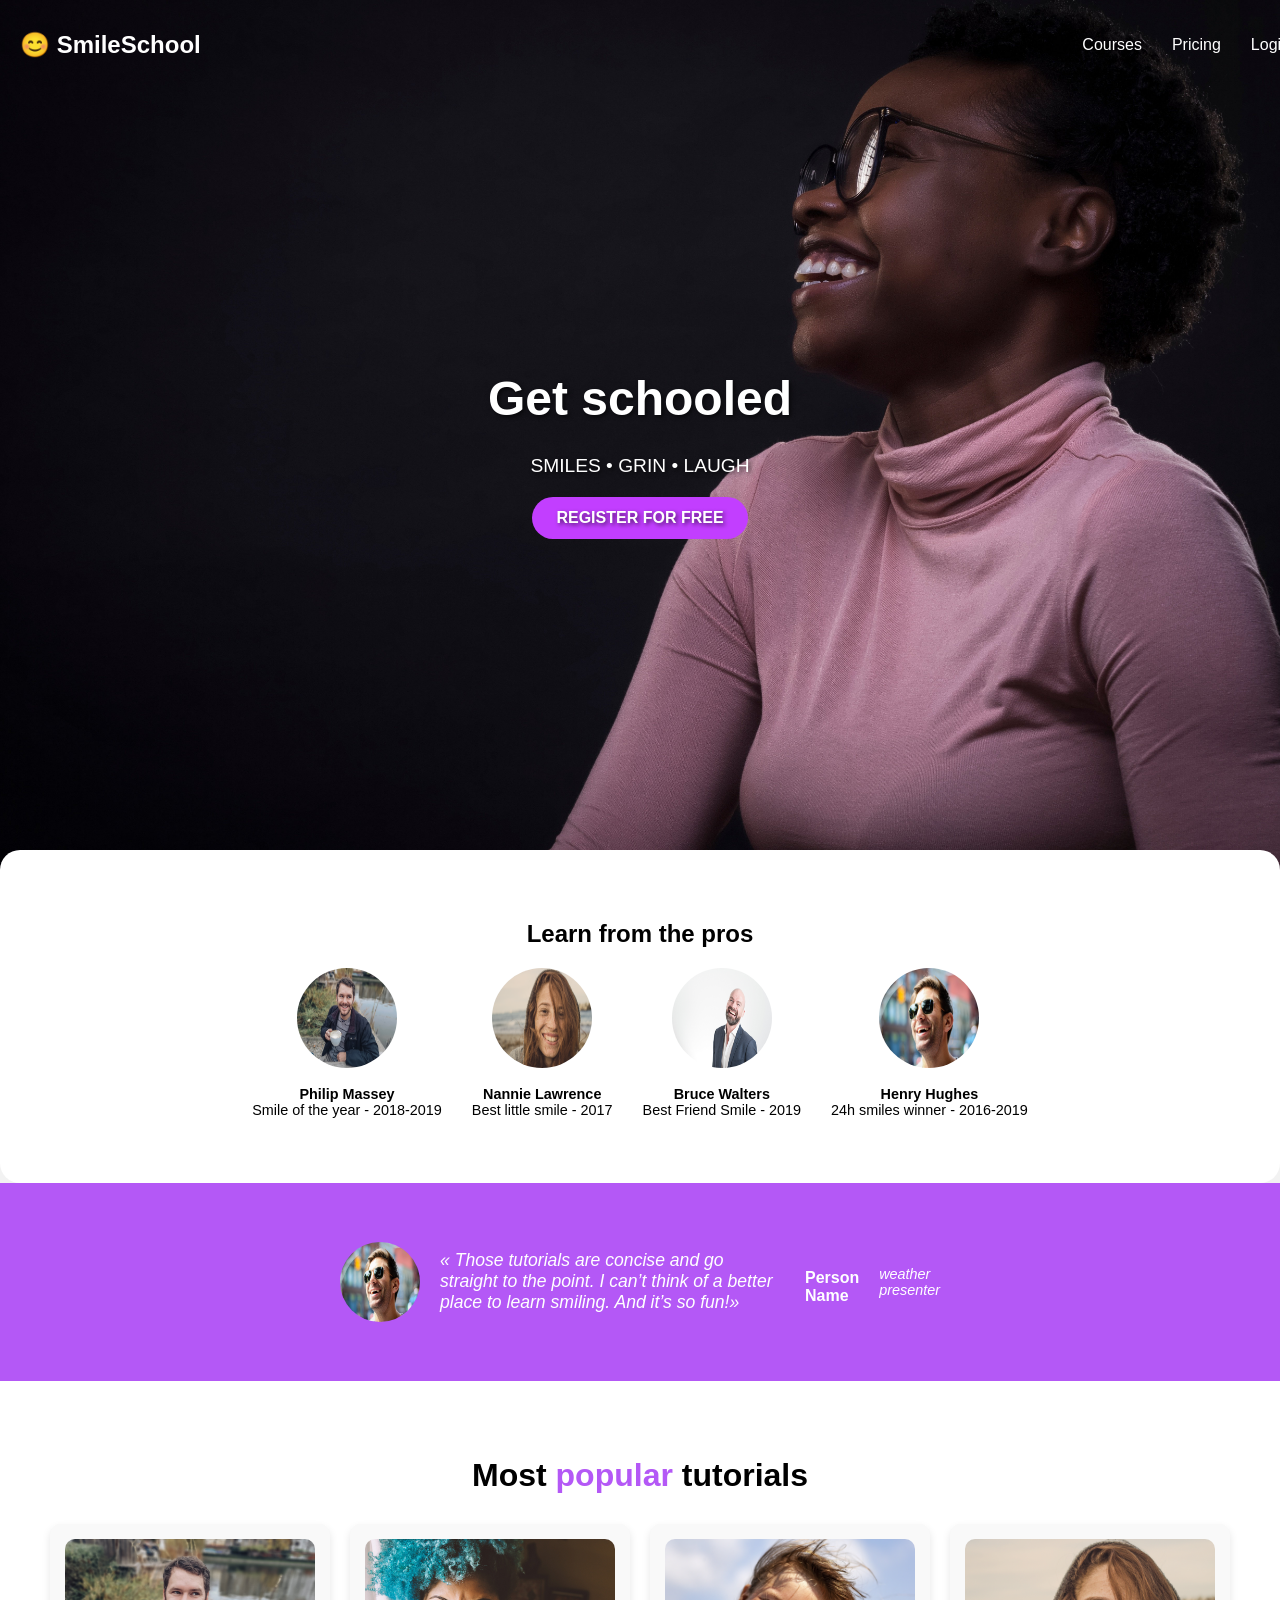
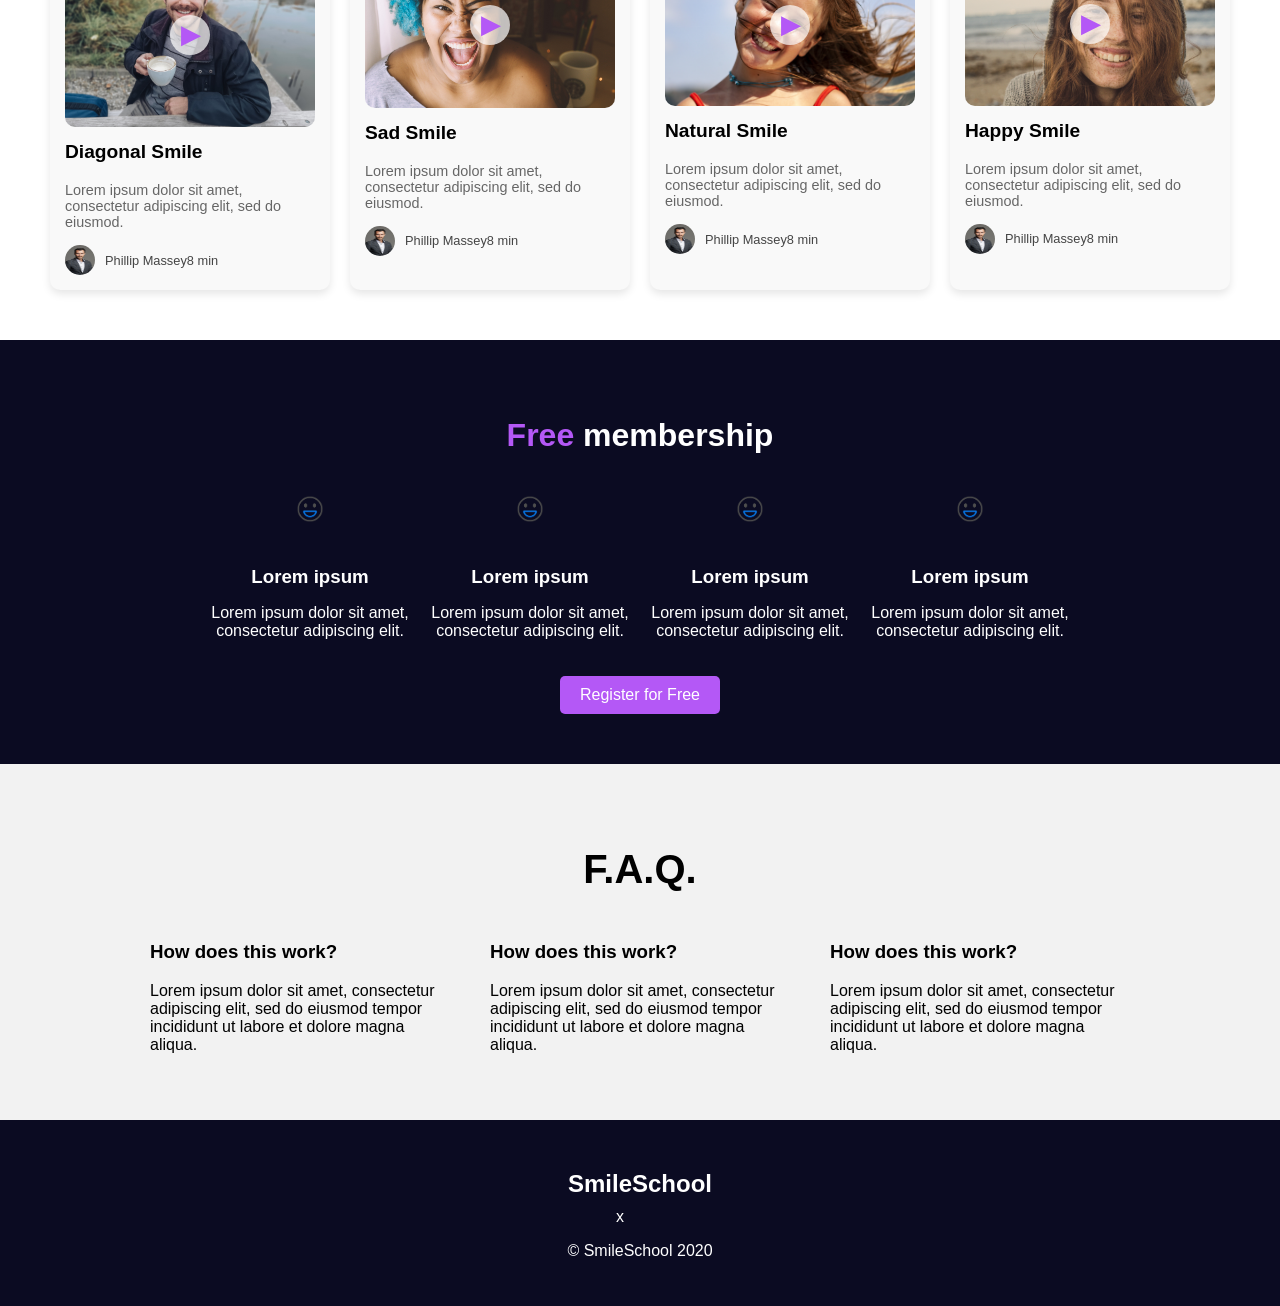
<file: index.html>
<!DOCTYPE html>
<html lang="en">
<head>
    <meta charset="UTF-8">
    <meta name="viewport" content="width=device-width, initial-scale=1.0">
    <title>SmileSchool</title>
    <link rel="stylesheet" href="styles.css">
    <link rel="preconnect" href="https://fonts.googleapis.com">
</head>
<body>
    <header>
        <div class="logo">😊 SmileSchool</div>
        <nav>
            <ul>
                <li><a href="#">Courses</a></li>
                <li><a href="#">Pricing</a></li>
                <li><a href="#">Login</a></li>
            </ul>
        </nav>
    </header>

    <section class="hero">
        <h1>Get schooled</h1>
        <p class="subtext">SMILES &bull; GRIN &bull; LAUGH</p>
        <a href="#" class="cta-button">REGISTER FOR FREE</a>
    </section>

    <section class="pros">
        <h2>Learn from the pros</h2>
        <div class="profiles">
            <div class="profile">
                <img src="images/Diagonal Smile.jpg" alt="Philip Massey">
                <p><strong>Philip Massey</strong><br>Smile of the year - 2018-2019</p>
            </div>
            <div class="profile">
                <img src="images/happy.jpg" alt="Nannie Lawrence">
                <p><strong>Nannie Lawrence</strong><br>Best little smile - 2017</p>
            </div>
            <div class="profile">
                <img src="images/pro 1.jpg" alt="Bruce Walters">
                <p><strong>Bruce Walters</strong><br>Best Friend Smile - 2019</p>
            </div>
            <div class="profile">
                <img src="images/pro 2.jpg" alt="Henry Hughes">
                <p><strong>Henry Hughes</strong><br>24h smiles winner - 2016-2019</p>
            </div>
        </div>
    </section>

    <section class="testimonial">
        <div class="testimonial-content">
            <img src="images/pro 2.jpg" alt="Person Name">
            <p>« Those tutorials are concise and go straight to the point. I can’t think of a better place to learn smiling. And it’s so fun!»</p>
            <strong>Person Name</strong>
            <em>weather presenter</em>
        </div>
    </section>

    <section class="popular-tutorials">
        <h2>Most <span class="highlight">popular</span> tutorials</h2>
        <div class="tutorials-container">
            <div class="tutorial">
                <div class="tutorial-thumbnail">
                    <img src="images/Diagonal Smile.jpg" alt="Diagonal Smile">
                    <div class="play-button">▶</div>
                </div>
                <h3>Diagonal Smile</h3>
                <p>Lorem ipsum dolor sit amet, consectetur adipiscing elit, sed do eiusmod.</p>
                <div class="tutorial-footer">
                    <img src="images/man.jpg" alt="Phillip Massey">
                    <span>Phillip Massey</span>
                    <span>8 min</span>
                </div>
            </div>
    
            <div class="tutorial">
                <div class="tutorial-thumbnail">
                    <img src="images/sad-smile.jpg" alt="Sad Smile">
                    <div class="play-button">▶</div>
                </div>
                <h3>Sad Smile</h3>
                <p>Lorem ipsum dolor sit amet, consectetur adipiscing elit, sed do eiusmod.</p>
                <div class="tutorial-footer">
                    <img src="images/man.jpg" alt="Phillip Massey">
                    <span>Phillip Massey</span>
                    <span>8 min</span>
                </div>
            </div>
    
            <div class="tutorial">
                <div class="tutorial-thumbnail">
                    <img src="images/natural-smile.jpg" alt="Natural Smile">
                    <div class="play-button">▶</div>
                </div>
                <h3>Natural Smile</h3>
                <p>Lorem ipsum dolor sit amet, consectetur adipiscing elit, sed do eiusmod.</p>
                <div class="tutorial-footer">
                    <img src="images/man.jpg" alt="Phillip Massey">
                    <span>Phillip Massey</span>
                    <span>8 min</span>
                </div>
            </div>
    
            <div class="tutorial">
                <div class="tutorial-thumbnail">
                    <img src="images/happy.jpg" alt="Happy Smile">
                    <div class="play-button">▶</div>
                </div>
                <h3>Happy Smile</h3>
                <p>Lorem ipsum dolor sit amet, consectetur adipiscing elit, sed do eiusmod.</p>
                <div class="tutorial-footer">
                    <img src="images/man.jpg" alt="Phillip Massey">
                    <span>Phillip Massey</span>
                    <span>8 min</span>
                </div>
            </div>
        </div>
    </section>

    <section class="membership">
        <h2><span class="highlight">Free</span> membership</h2>
        <div class="membership-container">
            <div class="feature">
                <img src="images/smile icon.png" alt="Smile Icon">
                <h3>Lorem ipsum</h3>
                <p>Lorem ipsum dolor sit amet, consectetur adipiscing elit.</p>
            </div>
            <div class="feature">
                <img src="images/smile icon.png" alt="Smile Icon">
                <h3>Lorem ipsum</h3>
                <p>Lorem ipsum dolor sit amet, consectetur adipiscing elit.</p>
            </div>
            <div class="feature">
                <img src="images/smile icon.png" alt="Smile Icon">
                <h3>Lorem ipsum</h3>
                <p>Lorem ipsum dolor sit amet, consectetur adipiscing elit.</p>
            </div>
            <div class="feature">
                <img src="images/smile icon.png" alt="Smile Icon">
                <h3>Lorem ipsum</h3>
                <p>Lorem ipsum dolor sit amet, consectetur adipiscing elit.</p>
            </div>
        </div>
        <button class="register-btn">Register for Free</button>
    </section>
    
    <section class="faq">
        <h2>F.A.Q.</h2>
        <div class="faq-container">
            <div class="faq-item">
                <h3>How does this work?</h3>
                <p>Lorem ipsum dolor sit amet, consectetur adipiscing elit, sed do eiusmod tempor incididunt ut labore et dolore magna aliqua.</p>
            </div>
            <div class="faq-item">
                <h3>How does this work?</h3>
                <p>Lorem ipsum dolor sit amet, consectetur adipiscing elit, sed do eiusmod tempor incididunt ut labore et dolore magna aliqua.</p>
            </div>
            <div class="faq-item">
                <h3>How does this work?</h3>
                <p>Lorem ipsum dolor sit amet, consectetur adipiscing elit, sed do eiusmod tempor incididunt ut labore et dolore magna aliqua.</p>
            </div>
        </div>
    </section>
    
    <footer class="footer">
        <div class="footer-content">
            <h2>SmileSchool</h2>
            <div class="social-icons">
                x
                <a href="#"><i class="fab fa-twitter"></i></a>
                <a href="#"><i class="fab fa-instagram"></i></a>
            </div>
            <p>&copy; SmileSchool 2020</p>
        </div>
    </footer>
</body>
</html>
</file>
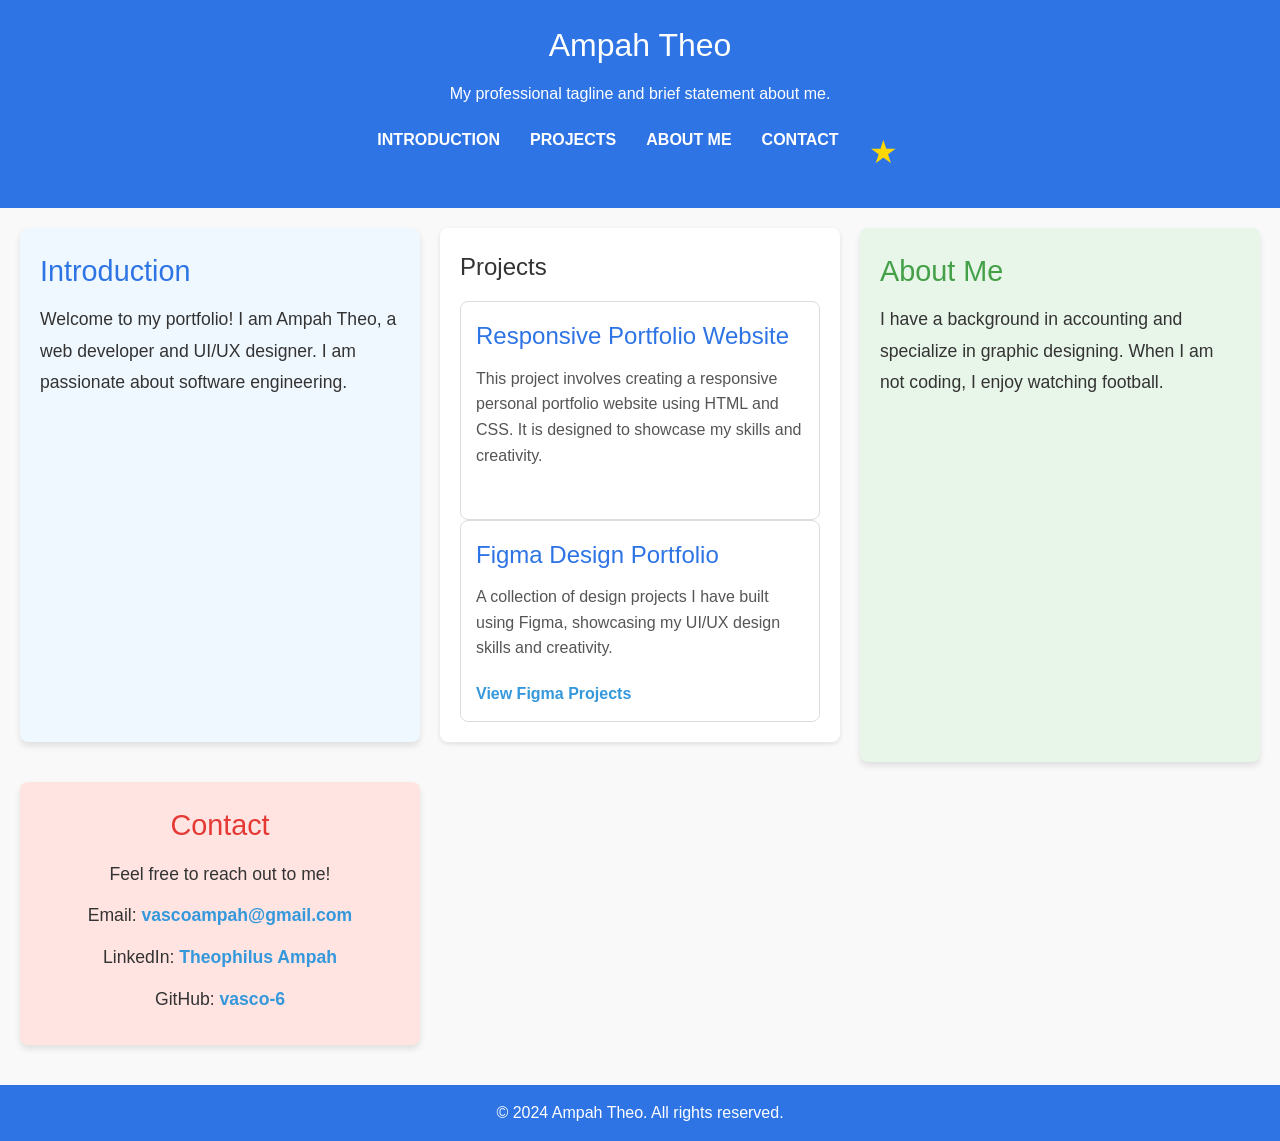
<file: Css_basic/index.html>
<!DOCTYPE html>
<html lang="en">

<head>
    <meta charset="UTF-8">
    <title>Ampah Theo - Personal Portfolio</title>
    <meta name="viewport" content="width=device-width, initial-scale=1">
    
    <link href="base.css" rel="stylesheet">
    <link href="style.css" rel="stylesheet">
</head>

<body class="works_on_smartphone">
    <header>
        <h1>Ampah Theo</h1>
        <p>My professional tagline and brief statement about me.</p>
        <nav>
            <ul>
                <li><a href="#introduction">Introduction</a></li>
                <li><a href="#projects">Projects</a></li>
                <li><a href="#about">About Me</a></li>
                <li><a href="#contact">Contact</a></li>
                <li class="logo">&#9733;</li>  <!-- Star or Heart as logo -->
            </ul>
        </nav>
    </header>

    <main>
        <section id="introduction">
            <h2>Introduction</h2>
            <p>Welcome to my portfolio! I am Ampah Theo, a web developer and UI/UX designer. I am passionate about
                software engineering.</p>
        </section>

        <section id="projects">
            <h2>Projects</h2>
            <article class="project">
                <h3>Responsive Portfolio Website</h3>
                <p>This project involves creating a responsive personal portfolio website using HTML and CSS. It is
                    designed to showcase my skills and creativity.</p>
                <a href="basic_index.html" target="_blank"></a>
            </article>
            <article class="project">
                <h3>Figma Design Portfolio</h3>
                <p>A collection of design projects I have built using Figma, showcasing my UI/UX design skills and
                    creativity.</p>
                <a href="https://www.figma.com/files/team/1399216102974196992/recents-and-sharing?fuid=1399216101076684392"
                    target="_blank">View Figma Projects</a>
            </article>
        </section>

        <section id="about">
            <h2>About Me</h2>
            <p>I have a background in accounting and specialize in graphic designing. When I am not coding, I enjoy
                watching football.</p>
        </section>

        <section id="contact">
            <h2>Contact</h2>
            <p>Feel free to reach out to me!</p>
            <p>Email: <a href="mailto:vascoampah@gmail.com">vascoampah@gmail.com</a></p>
            <p>LinkedIn: <a href="https://linkedin.com/in/your-profile" target="_blank">Theophilus Ampah</a></p>
            <p>GitHub: <a href="https://github.com/your-profile" target="_blank">vasco-6</a></p>
        </section>
    </main>

    <footer>
        <p>&copy; 2024 Ampah Theo. All rights reserved.</p>
    </footer>
</body>

</html>
</file>
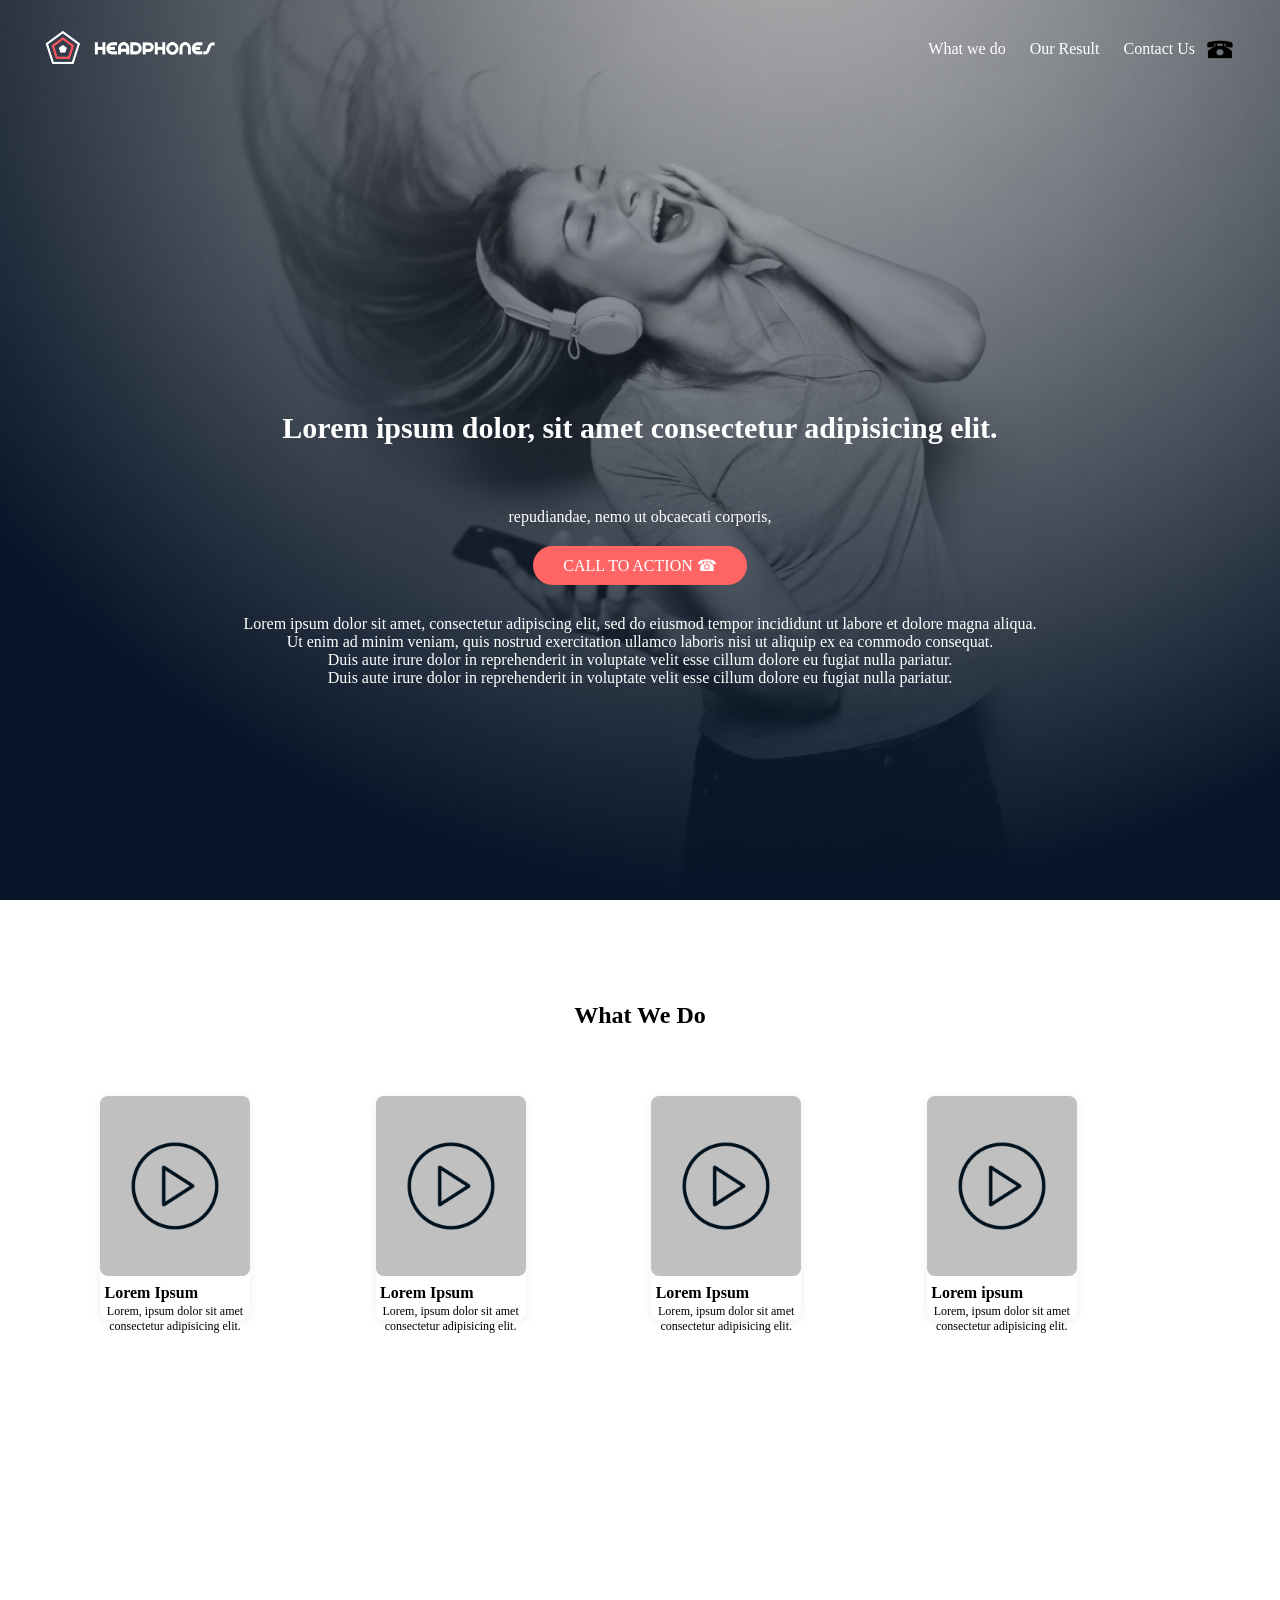
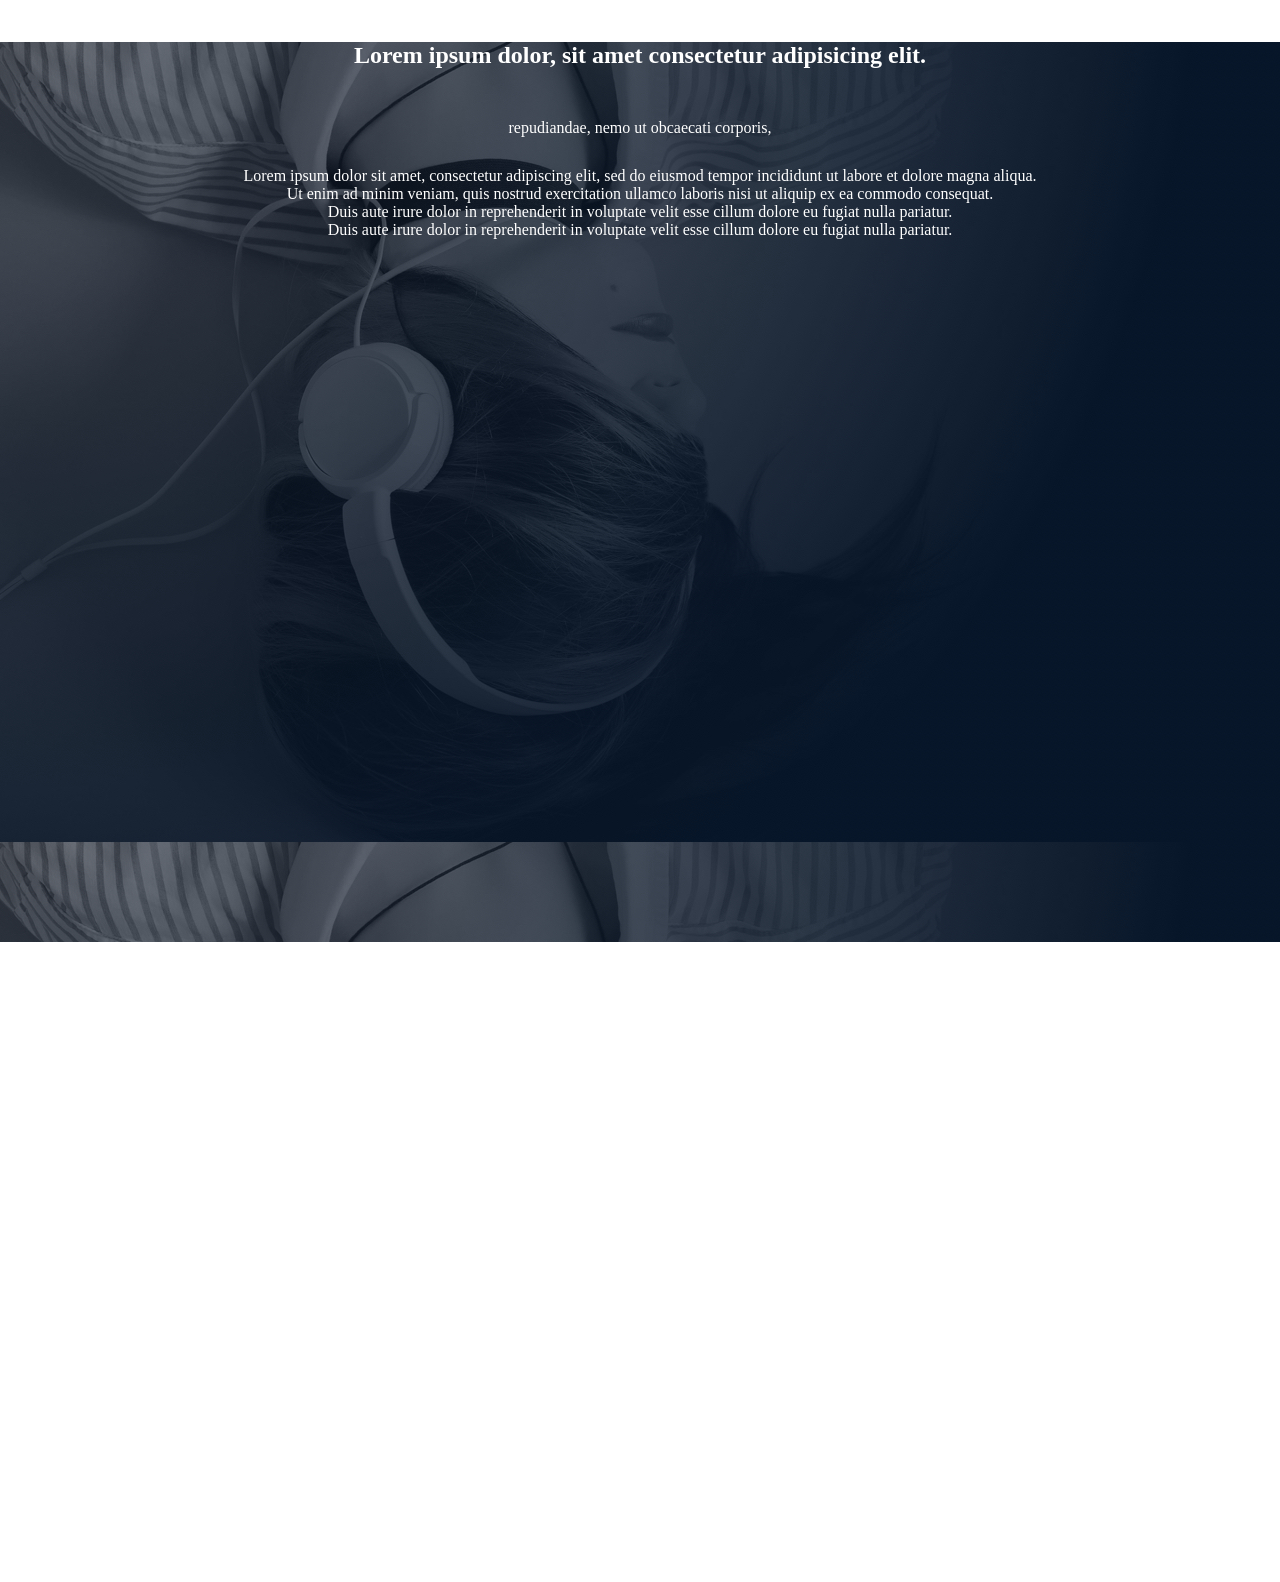
<file: 0-index.html>
<!DOCTYPE html>
<html lang="en">
<head>
    <meta charset="UTF-8">
    <meta name="viewport" content="width=device-width, initial-scale=1.0">
    <title>Headphone Shop</title>
    <link rel="stylesheet" href="0-style.css">
</head>
<body>
    <section>

<div class="header">
    <div class="container">
        <div class="navbar">
            <div class="logo">
                <img src="images/logo_headphones.png" width="170px">
        </div>
       
        <nav>
            <ul>
                <li><a href="#">What we do</a></li>
                <li><a href="#">Our Result</a></li>
                <li><a href="#">Contact Us</a></li>
            </ul>
        </nav>
        <img src="images/call icon.png" width="30px" height="30px">
        <img src="images/menu icon.png" class="menu-icon">
        </div>
        
        <div class="row">
            <div class="col-2">
                <h1>Lorem ipsum dolor, sit amet consectetur adipisicing elit.</h1> 
                <p>repudiandae, nemo ut obcaecati corporis,</p>
                <a href="" class="btn">CALL TO ACTION &#9742; </a>
                <p> Lorem ipsum dolor sit amet, consectetur adipiscing elit, sed do eiusmod tempor incididunt ut labore et dolore magna aliqua.
                    <br>Ut enim ad minim veniam, quis nostrud exercitation ullamco laboris nisi ut aliquip ex ea commodo consequat. 
                    <br>Duis aute irure dolor in reprehenderit in voluptate velit esse cillum dolore eu fugiat nulla pariatur.
                    <br>Duis aute irure dolor in reprehenderit in voluptate velit esse cillum dolore eu fugiat nulla pariatur.</p>
        </div>
    </div>
    </div> 
</section>
    
<section>

<!--lists of what we do-->
<div class="main-detail">
    <h2 class="main-title">What We Do</h2>
    <p class="main-sub">ipsum dolor sit, amet consectetur adipisicing elit. At eos consequatur aspernatur nesciunt debitis,</p>
    <div class="detail-wrapper">
        <div class="detail-card">
            <img class="detail-img" src="images/play-2935460_1920.png">
            <div class="detail-desc">
                <div class="detail-name">
                    <h4>Lorem Ipsum</h4>
                    <p class="detail-sub">Lorem, ipsum dolor sit amet consectetur adipisicing elit.</p>
                    </div>
                </div>
            </div>
        <div class="detail-card">
            <img class="detail-img" src="images/play-2935460_1920.png">
            <div class="detail-desc">
                <div class="detail-name">
                    <h4>Lorem Ipsum</h4>
                    <p class="detail-sub">Lorem, ipsum dolor sit amet consectetur adipisicing elit.</p>
                </div>
            </div>
        </div>
        <div class="detail-card">
            <img class="detail-img" src="images/play-2935460_1920.png">
            <div class="detail-desc">
                <div class="detail-name">
                    <h4>Lorem Ipsum</h4>
                    <p class="detail-sub">Lorem, ipsum dolor sit amet consectetur adipisicing elit.</p>
                </div>
            </div>
        </div>
            <div class="detail-card">
                <img class="detail-img" src="images/play-2935460_1920.png">
                <div class="detail-desc">
                    <div class="detail-name">
                        <h4>Lorem ipsum</h4>
                        <p class="detail-sub">Lorem, ipsum dolor sit amet consectetur adipisicing elit.</p>
                    </div>
                </div>
            </div>
</section>


<section>
<!--Our Results-->
<div class="row-2">
<div class="col-2">
    <h1>Lorem ipsum dolor, sit amet consectetur adipisicing elit.</h1> 
    <p>repudiandae, nemo ut obcaecati corporis,</p>
    <p> Lorem ipsum dolor sit amet, consectetur adipiscing elit, sed do eiusmod tempor incididunt ut labore et dolore magna aliqua.
        <br>Ut enim ad minim veniam, quis nostrud exercitation ullamco laboris nisi ut aliquip ex ea commodo consequat. 
        <br>Duis aute irure dolor in reprehenderit in voluptate velit esse cillum dolore eu fugiat nulla pariatur.
        <br>Duis aute irure dolor in reprehenderit in voluptate velit esse cillum dolore eu fugiat nulla pariatur.</p>
</div>
</div>
</div>
</section>
    
</body>
</html>
</file>
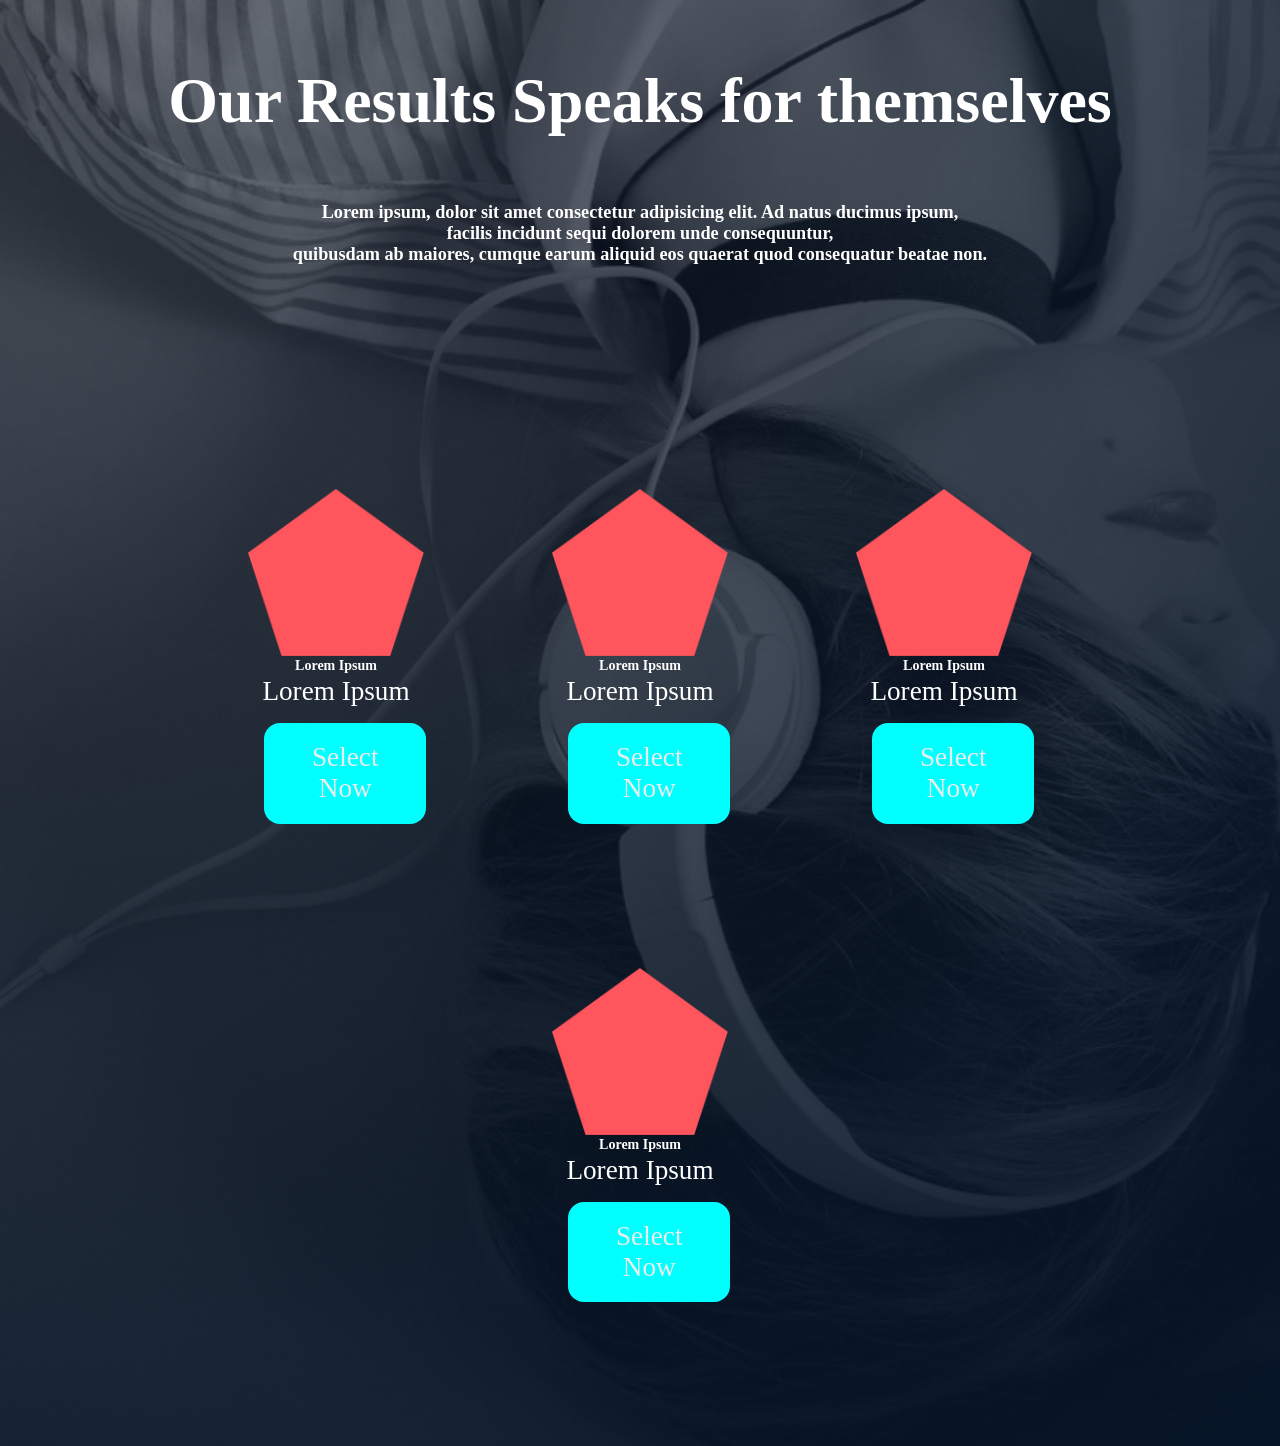
<file: 4-index.html>
<!DOCTYPE html>
<html lang="en">
<head>
    <meta charset="UTF-8">
    <meta name="viewport" content="width=device-width, initial-scale=1.0">
    <title>Headphone Shop</title>
    <link rel="stylesheet" href="4-style.css">
</head>
<body>
    <section class="our-result">
        <h3>Our Results Speaks for themselves</h3>
        <h6>Lorem ipsum, dolor sit amet consectetur adipisicing elit. Ad natus ducimus ipsum,<br> 
            facilis incidunt sequi dolorem unde consequuntur, <br>quibusdam ab maiores, cumque earum 
            aliquid eos quaerat quod consequatur beatae non.</h6>
            <div class="all-products">
                <div class="products">
                    <img src="images/pentagone.png">
                    <div class="product-info">
                        <h5 class="product-title">Lorem Ipsum</h5>
                            <p class="product-name">Lorem Ipsum</p>
                            <a class="product-btn" href="#">Select Now</a>
                    </div>
                </div>
                <div class="products">
                    <img src="images/pentagone.png">
                    <div class="product-info">
                        <h5 class="product-title">Lorem Ipsum</h5>
                            <p class="product-name">Lorem Ipsum</p>
                            <a class="product-btn" href="#">Select Now</a>
                        </div>
                    </div>
            
              <div class="products">
                <img src="images/pentagone.png">
                <div class="product-info">
                    <h5 class="product-title">Lorem Ipsum</h5>
                        <p class="product-name">Lorem Ipsum</p>
                        <a class="product-btn" href="#">Select Now</a>
                </div>
              </div>
              <div class="products">
                <img src="images/pentagone.png">
                <div class="product-info">
                    <h5 class="product-title">Lorem Ipsum</h5>
                        <p class="product-name">Lorem Ipsum</p>
                        <a class="product-btn" href="#">Select Now</a>
                </div>
              </div>
            </div>    
    </section>
</body>
</html>
</file>
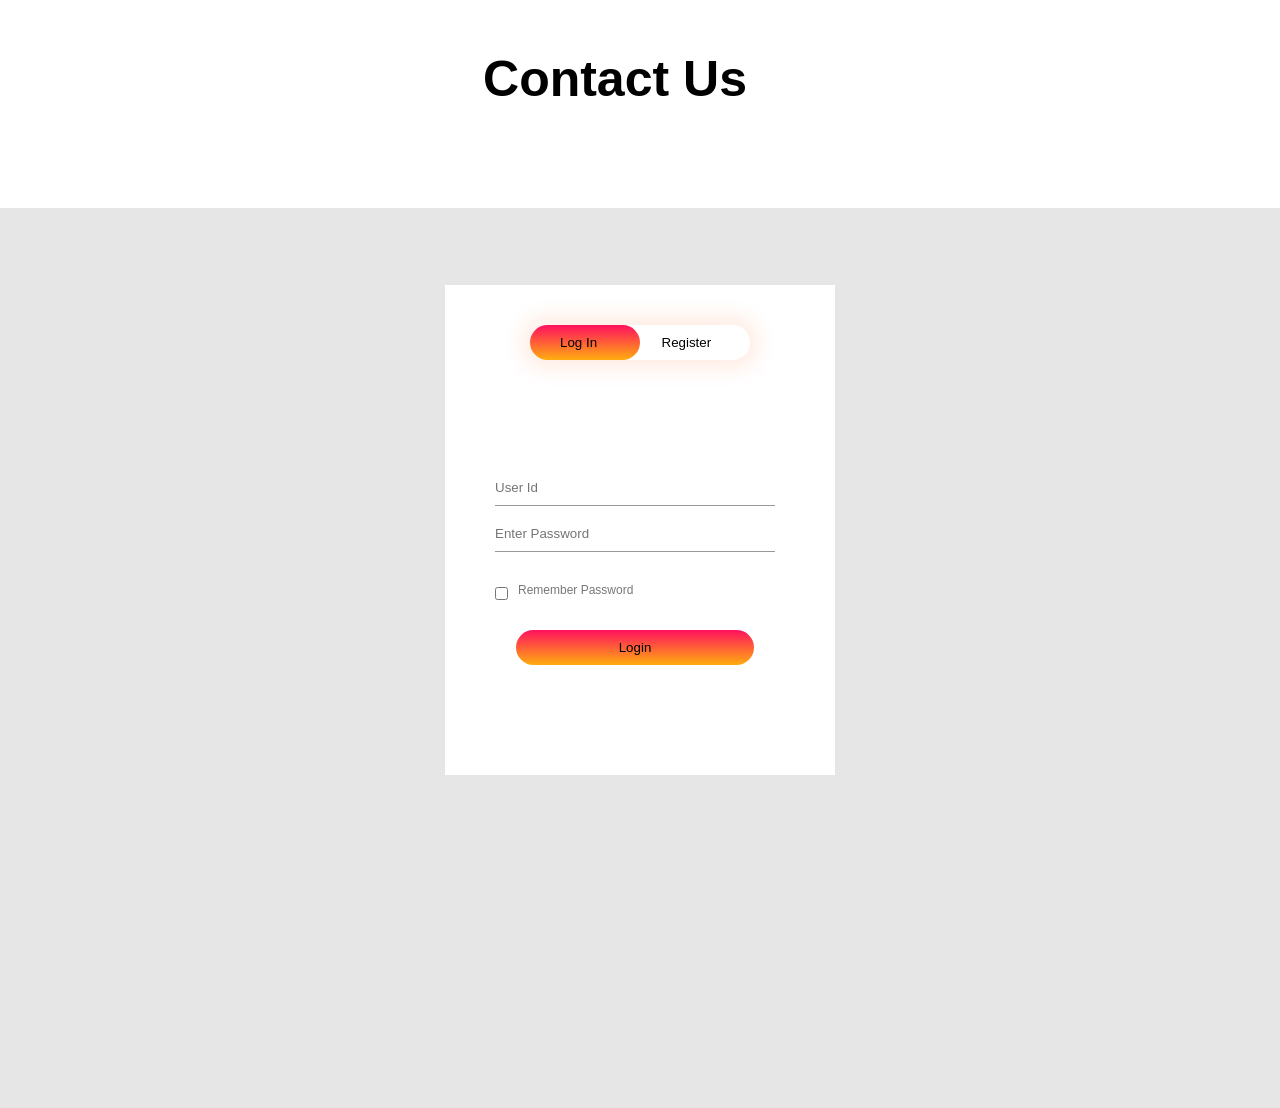
<file: 5-index.html>
<!DOCTYPE html>
<html lang="en">
<head>
    <meta charset="UTF-8">
    <meta name="viewport" content="width=device-width, initial-scale=1.0">
    <title>Headphone Shope</title>
    <link rel="stylesheet" href="5-stlye.css">
</head>
<body>
    <section class="Contact-us">
        <h3>Contact Us</h3>

        <div class="hero">
            <div class="form-box">
                <div class="button-box">
                    <div id="btn"></div>
                    <button type="button" class="toggle-btn" onclick="login()">Log In</button>
                    <button type="button" class="toggle-btn" 
                    onclick="register()">Register</button>
                </div>
                <div class="social-icons">
                    
            </div>
            <form id="login" class="input-group">
                <input type="text" class="input-field" placeholder="User Id" required>
                <input type="text" class="input-field" placeholder="Enter Password" required>
                <input type="checkbox" class="check-box"><span>Remember Password</span>
                <button type="submit" class="submit-btn">Login</button>
            </form>
            
            <form id="register" class="input-group">
                <input type="email" class="input-field" placeholder="User Id" required>
                <input type="text" class="input-field" placeholder="Email Id" required>
                <input type="checkbox" class="check-box"><span>I agree to the terms & conditions</span>
                <button type="submit" class="submit-btn">Register</button>
            </div>
    
        </div>
    
        <script>
            var x = document.getElementById("login");
            var y = document.getElementById("register");
            var z = document.getElementById("btn");
    
            function register(){
                x.style.left = "-400px";
                y.style.left = "50px";
                z.style.left = "110px";
            }
            function login(){
                x.style.left = "50px";
                y.style.left = "450px";
                z.style.left = "0";
            }
        </script>
    
</body>
</html>
</file>
<file: styles.css>
body {
    font-family: Arial, sans-serif;
    margin: 0;
    padding: 0;
    background-color: #f2f2f2;
    text-align: center;
}

header {
    display: flex;
    justify-content: space-between;
    align-items: center;
    padding: 20px;
    color: white;
    position: absolute;
    width: 100%;
}

.logo {
    font-size: 1.5rem;
    font-weight: bold;
}

nav ul {
    list-style: none;
    display: flex;
    gap: 20px;
}

nav ul li {
    display: inline;
}

nav ul li a {
    color: white;
    text-decoration: none;
    margin-right: 10px;
}

.hero {
    background: url('images/sml.jpg') no-repeat center center/cover;
    height: 100vh;
    color: white;
    display: flex;
    flex-direction: column;
    align-items: center;
    justify-content: center;
    text-shadow: 2px 2px 4px rgba(0, 0, 0, 0.6);
}

.hero h1 {
    font-size: 3rem;
    margin: 10px 0;
}

.subtext {
    font-size: 1.2rem;
    margin-bottom: 20px;
}

.cta-button {
    background-color: #c23eff;
    color: white;
    padding: 12px 24px;
    text-decoration: none;
    border-radius: 50px;
    font-weight: bold;
}

.pros {
    background-color: white;
    padding: 50px;
    margin-top: -50px;
    border-radius: 20px;
}

.profiles {
    display: flex;
    justify-content: center;
    gap: 30px;
}

.profile img {
    width: 100px;
    height: 100px;
    border-radius: 50%;
}

.profile p {
    font-size: 0.9rem;
    text-align: center;
}

.testimonial {
    background-color: #b458f6; /* Match the purple background */
    padding: 50px;
    text-align: center;
    color: white;
}

.testimonial-content {
    max-width: 600px;
    margin: 0 auto;
    text-align: left;
    display: flex;
    align-items: center;
    gap: 20px;
}

.testimonial-content img {
    width: 80px;
    height: 80px;
    border-radius: 50%;
}

.testimonial-content p {
    font-size: 1.1rem;
    font-style: italic;
}

.testimonial-content strong {
    display: block;
    margin-top: 10px;
    font-size: 1rem;
}

.testimonial-content em {
    font-size: 0.9rem;
}

.popular-tutorials {
    text-align: center;
    padding: 50px 0;
    background-color: #fff;
}

.popular-tutorials h2 {
    font-size: 2rem;
    margin-bottom: 30px;
}

.popular-tutorials .highlight {
    color: #b458f6; /* Purple highlight */
}

.tutorials-container {
    display: flex;
    justify-content: center;
    gap: 20px;
    flex-wrap: wrap;
}

.tutorial {
    width: 250px;
    background: #f9f9f9;
    border-radius: 10px;
    padding: 15px;
    text-align: left;
    box-shadow: 0 4px 8px rgba(0, 0, 0, 0.1);
}

.tutorial-thumbnail {
    position: relative;
    width: 100%;
}

.tutorial-thumbnail img {
    width: 100%;
    border-radius: 10px;
}

.play-button {
    position: absolute;
    top: 50%;
    left: 50%;
    transform: translate(-50%, -50%);
    background: rgba(255, 255, 255, 0.7);
    color: #b458f6;
    font-size: 24px;
    width: 40px;
    height: 40px;
    border-radius: 50%;
    display: flex;
    align-items: center;
    justify-content: center;
    font-weight: bold;
    cursor: pointer;
}

.tutorial h3 {
    margin-top: 10px;
    font-size: 1.2rem;
}

.tutorial p {
    font-size: 0.9rem;
    color: #666;
}

.tutorial-footer {
    display: flex;
    align-items: center;
    margin-top: 15px;
    font-size: 0.8rem;
    color: #444;
}

.tutorial-footer img {
    width: 30px;
    height: 30px;
    border-radius: 50%;
    margin-right: 10px;
}

/* Membership Section */
.membership {
    background: #0b0b22;
    color: white;
    text-align: center;
    padding: 50px 0;
}

.membership h2 {
    font-size: 2rem;
    margin-bottom: 30px;
}

.membership .highlight {
    color: #b458f6;
}

.membership-container {
    display: flex;
    justify-content: center;
    gap: 20px;
    flex-wrap: wrap;
}

.feature {
    width: 200px;
    text-align: center;
}

.feature img {
    width: 50px;
    margin-bottom: 10px;
}

.feature h3 {
    margin-bottom: 5px;
}

.register-btn {
    margin-top: 20px;
    background: #b458f6;
    color: white;
    padding: 10px 20px;
    border: none;
    border-radius: 5px;
    font-size: 1rem;
    cursor: pointer;
}

.register-btn:hover {
    background: #923ccf;
}

/* FAQ Section */
.faq {
    text-align: center;
    padding: 50px 0;
}

.faq h2 {
    font-size: 2.5rem;
    margin-bottom: 30px;
}

.faq-container {
    display: flex;
    justify-content: center;
    gap: 40px;
    flex-wrap: wrap;
}

.faq-item {
    width: 300px;
    text-align: left;
}

.faq-item h3 {
    font-weight: bold;
}

/* Footer */
.footer {
    background: #0b0b22;
    color: white;
    text-align: center;
    padding: 30px 0;
}

.footer-content {
    display: flex;
    flex-direction: column;
    align-items: center;
}

.footer h2 {
    margin-bottom: 10px;
}

.social-icons a {
    color: rgb(200, 34, 34);
    margin: 0 10px;
    text-decoration: none;
}

.social-icons i {
    transition: transform 0.3s ease;
}

.social-icons i:hover {
    transform: scale(1.2);
    color: #b458f6;
}
</file>
<file: Css_basic/base.css>
/* General Reset */
* {
    margin: 0;
    padding: 0;
    box-sizing: border-box;
}

/* Set a default font family and base styling */
body {
    font-family: 'Arial', sans-serif;
    line-height: 1.6;
    color: #333;
    background-color: #f9f9f9;
}

/* Universal Link Styling */
a {
    text-decoration: none;
    color: inherit; /* Keep link colors consistent */
}

/* Basic styling for headings */
h1, h2, h3, h4, h5, h6 {
    margin: 0;
    font-weight: normal;
}

/* Remove default list styling */
ul, ol {
    list-style: none;
}

/* Remove default styles from buttons */
button {
    background: none;
    border: none;
    padding: 0;
    font: inherit;
    cursor: pointer;
}

/* Reset input elements to be consistent */
input, select, textarea {
    font: inherit;
    border: none;
    background: none;
    padding: 0;
}

/* Image Styling */
img {
    max-width: 100%;
    height: auto;
}

/* Styling for containers */
.container {
    width: 100%;
    max-width: 1200px;
    margin: 0 auto;
    padding: 0 20px;
}

/* Table Styling */
table {
    width: 100%;
    border-collapse: collapse;
    margin-bottom: 20px;
}

th, td {
    padding: 10px;
    border: 1px solid #ddd;
}

th {
    background-color: #f2f2f2;
}

/* Ensure elements are stacked correctly */
.flex {
    display: flex;
}

.grid {
    display: grid;
}
</file>
<file: Css_basic/style.css>
/* General Reset */
* {
    margin: 0;
    padding: 0;
    box-sizing: border-box;
}

/* Body Styling */
body {
    font-family: 'Arial', sans-serif;
    line-height: 1.6;
    color: #333;
    background-color: #f9f9f9;
}

/* Header Styling */
header {
    background-color: #2e74e5;
    color: white;
    padding: 20px 0;
    text-align: center;
}

header h1 {
    margin-bottom: 10px;
    font-size: 2rem;
}

header p {
    font-size: 1rem;
}

/* Navigation Styling */
nav {
    margin-top: 10px;
}

nav a {
    color: #ffffff;
    font-weight: bold;
    text-transform: uppercase;
    transition: color 0.3s;
}
nav a:hover {
    color: #a8dadc;
}
nav ul {
    display: flex;
    justify-content: center;
    padding: 10px 0;
}

nav li {
    list-style: none;
    margin: 0 15px;
}
nav ul li {
    display: inline-block;
    text-align: end;
}

nav a:hover {
    text-decoration: underline;
    color: aqua;
}

/* Main Container */
main {
    display: grid;
    grid-template-columns: repeat(auto-fit, minmax(300px, 1fr));
    gap: 20px;
    padding: 20px;
}

/* Section Styling */
section {
    background-color: #ffffff;
    padding: 20px;
    border-radius: 8px;
    box-shadow: 0 2px 5px rgba(0, 0, 0, 0.1);
}

section h2 {
    margin-bottom: 15px;
    font-size: 1.5rem;
}

section p {
    margin-bottom: 15px;
    color: #555;
}

/* Footer Styling */
footer {
    background-color: #2e74e5;
    color: white;
    text-align: center;
    padding: 15px 0;
    margin-top: 20px;
}

/* Media Query for Smaller Screens */
@media (max-width: 768px) {
    header h1 {
        font-size: 1.5rem;
    }

    nav a {
        font-size: 0.9rem;
    }

    section h2 {
        font-size: 1.3rem;
    }
}

/* Introduction Section */
#introduction {
    background-color: #f0f8ff; /* Light blue background */
    padding: 20px;
    border-radius: 8px;
    margin-bottom: 20px;
    box-shadow: 0 4px 6px rgba(0, 0, 0, 0.1); /* Subtle shadow */
}

#introduction h2 {
    color: #2e74e5; /* Match header color */
    font-size: 1.8rem;
    margin-bottom: 10px;
}

#introduction p {
    color: #333; /* Neutral text color */
    font-size: 1.1rem;
    line-height: 1.8;
}

/* Projects Section */
#projects {
    margin-bottom: 20px;
}

.project {
    border: 1px solid #ddd;
    border-radius: 8px;
    padding: 15px;
    background-color: #fff;
    transition: transform 0.3s, box-shadow 0.3s;
}

.project:hover {
    transform: translateY(-5px);
    box-shadow: 0 6px 10px rgba(0, 0, 0, 0.15);
}

.project h3 {
    color: #2e74e5;
    font-size: 1.5rem;
    margin-bottom: 10px;
}

.project p {
    color: #555;
    margin-bottom: 10px;
}

.project a {
    display: inline-block;
    color: #3498db;
    font-weight: bold;
    text-decoration: none;
    margin-top: 10px;
}

.project a:hover {
    color: #1e6091;
}

/* About Me Section */
#about {
    background-color: #e8f5e9; /* Light green background */
    padding: 20px;
    border-radius: 8px;
    box-shadow: 0 4px 6px rgba(0, 0, 0, 0.1);
}

#about h2 {
    color: #43a047; /* Dark green for "About Me" */
    font-size: 1.8rem;
    margin-bottom: 10px;
}

#about p {
    color: #333;
    font-size: 1.1rem;
    line-height: 1.8;
}

/* Contact Section */
#contact {
    background-color: #ffe4e1; /* Light pink background */
    padding: 20px;
    border-radius: 8px;
    text-align: center;
    box-shadow: 0 4px 6px rgba(0, 0, 0, 0.1);
}

#contact h2 {
    color: #e53935; /* Bright red for "Contact" */
    font-size: 1.8rem;
    margin-bottom: 10px;
}

#contact p {
    color: #333;
    font-size: 1.1rem;
    line-height: 1.8;
    margin-bottom: 10px;
}

#contact a {
    color: #3498db;
    text-decoration: none;
    font-weight: bold;
}

#contact a:hover {
    color: #1e6091;
}

/* Responsive Styles */
@media (max-width: 768px) {
    /* Header Adjustments */
    header h1 {
        font-size: 1.5rem; /* Reduce font size */
    }

    header p {
        font-size: 0.9rem; /* Smaller tagline */
    }

    nav ul {
        display: flex;
        flex-direction: column; /* Stack menu items vertically */
        align-items: center;
    }

    nav ul li {
        margin-bottom: 10px;
    }

    nav a {
        font-size: 1rem;
    }

    /* Section Adjustments */
    main {
        grid-template-columns: 1fr; /* Single-column layout */
        padding: 10px; /* Reduce padding */
    }

    section {
        padding: 15px;
    }

    section h2 {
        font-size: 1.3rem; /* Slightly smaller headings */
    }

    section p {
        font-size: 1rem;
    }

    /* Project Cards Adjustments */
    .project {
        padding: 10px;
    }

    .project h3 {
        font-size: 1.3rem;
    }

    .project p {
        font-size: 0.9rem;
    }

    .project a {
        font-size: 0.9rem;
    }

    /* Contact Section Adjustments */
    #contact {
        text-align: left; /* Align content to the left */
        padding: 15px;
    }

    #contact h2 {
        font-size: 1.5rem;
    }

    #contact p {
        font-size: 0.9rem;
    }
}

.logo {
    font-size: 2rem; /* Larger size for emphasis */
    color: gold; /* Highlight the logo in gold */
    margin-right: 20px; /* Space between the logo and the next item */
    display: inline-block;
    vertical-align: middle; /* Align with navigation items */
}
</file>
<file: 0-style.css>
*{
    margin: 0;
    padding: 0;
    box-sizing: border-box;
}

/*navbar-css*/
.navbar{
display: flex;
align-items: center;
padding: 20px;
}

nav{
    flex: 1;
    text-align: right;
    
}
nav li{
    display: inline-block;
    list-style-type: none;
}
nav ul li{
    display: inline-block;
    margin-right: 30px;
    transition: all .45s ease;
    margin: 20px 10px;
    margin-left: 10px;
    margin-right: 10px;
}

a{
    text-decoration: none;
    color: #fff;
    
}
nav ul li a:hover{
    color: #ff6565;
    transform: scale(1.1);
}

h1{
    text-align: center;
    margin-top: 300px;
    margin-bottom: 50px;
    color: #fff;
}

p{
    color: #555;
    text-align: center;
    font-size: 400;
    color: #fff;
    margin-top: 30px;
        
}


/*class-container*/
.container{
    padding-left: 25px;
    padding-right: 25px;
    background-image: url(images/headphones_hero_1.jpg);
    height: 100vh;
    background-size: cover;
}
/*row styling*/

.row{
text-align: center;
align-items: center;
}
.row .col-2 h1 {
font-size: 30px;
line-height: 60px;
}

.btn{
    display: inline-block;
    background-color: #ff6565;
    color: #fff;
    padding: 10px 30px;
    border-radius: 40px;
    margin-top: 20px;
    transition: 0.5s;
}
.btn:hover{
    background: #543434;
}
.menu-icon{
    width: 28px;
    margin-left: 20px;
    display: none;
}

/*what we do small container*/
.small-container{
    max-width: 1080px;
    margin: auto;
   padding-left: 25px;
   padding-right: 25px;
}

.col-4{
    flex-basis: 25%;
    padding: 10px;
    min-width: 200px;
    margin-bottom: 50px;
}

.main-detail{
    margin: 1rem 0 1.5rem 0;

}
.main-detail h2{
text-align: center;
margin-top: 8%;
}
.main-detail p{
    text-align: center;
}

.detail-wrapper{
    display: grid;
    grid-template-columns: repeat(auto-fit,minmax(250px, 1px));
    width: 100%;
    margin-top: 1rem;
    gap: 2%;
    border-radius: 8px;
    
}
.detail-card{
    min-height: 150px;
    height: 90%;
    background-color: var(--whiteColor);
    border-radius: 8px;
    margin: 1% 0;
    box-shadow: rgba(176, 176, 176, 0.2) 0px 2px 8px 0px;
    cursor: pointer;
    margin-left: 40%;
    
}
.detail-img{
    width: 100%;
    height: 180px;
    border-radius: 8px;
    object-fit: cover;
    object-position: center;
    filter: brightness(0.8);
}
.detail-desc{
    display: flex;
    justify-content: space-around;
    align-items: flex-start;
    padding: 3%;
    width: 100%;
}
.detail-sub{
    font-size: 12px;
    color: black;
    letter-spacing: 0.5;
    margin: 1% 0;
}

.detail-card:hover{
box-shadow: rgba(149, 157, 165, 0.2) 0px 8px 24px;
}
.detail-card:hover:hover .detail-img:hover{
    filter: opacity(1);
}
.detail-card:hover .detail-name h4{
    color: var(--primaryColor);
}
.row{
text-align: center;
align-items: center;
}
.row .col-2 h1 {
font-size: 30px;
line-height: 60px;
}

.btn{
    display: inline-block;
    background-color: #ff6565;
    color: #fff;
    padding: 10px 30px;
    border-radius: 40px;
    margin-top: 20px;
    transition: 0.5s;
}
.btn:hover{
    background: #543434;
}
.menu-icon{
    width: 28px;
    margin-left: 20px;
    display: none;
}
.row-2{
    align-items: center;
    background-image: url(images/headphones_hero_2.jpg);
    height: 100vh;
    width: 100%;
    margin-bottom: 50%;
}


/*media quary for menu-icon*/
@media screen and (max-width: 800px){
    nav ul {
        position: absolute;
        top: 70px;
        width: 100px;
        text-align: left;
    
    }
    nav ul li{
    margin-bottom: 10px;
    text-align: left;
    margin-left: 10px;
}
nav ul li a{
    color: #fff;
    font-size: 15px;
    font-weight: 200;
}
    

.menu-icon{
    display: block;
    cursor: pointer;
}
.container{
    padding-left: 15px;
    padding-right: 15px;
    background-image: url(images/headphones_hero_1.jpg);
    height: 100vh;
    background-size: cover;
}
}





/*media query less than 480 screen size */
@media only screen and (max-width: 480px){
    .row{
        text-align: center;

    }
    .col-2{
        flex-basis: 90%;
    }
}
</file>
<file: 4-style.css>
*{
    margin: 0;
    padding: 0;
    box-sizing: border-box;
}
body{
    font-size: 1.7rem;
    font-family: 'Times New Roman', Times, serif;
    background-image: url(images/headphones_hero_2.jpg);
    background-size: cover;
    padding: 4rem;
}
h3{
    text-align: center;
    margin-bottom: 4rem;
    font-size: 4rem;
    color: #fff;
}
 h6{
    text-align: center;
    color: #fff;
 }
 .product-info h5{
    font-size: 14px;
 }

 .product-info p{
    color: #fff;
 }
.all-products{
    display: flex;
    align-items: center;
    justify-content: center;
    flex-wrap: wrap;
    margin-top: 10rem;

}
.products{
    overflow: hidden;
    color: #21201e;
    text-align: center;
    width: 240px;
    padding: 2rem;
    display: flex;
    flex-direction: column;
    justify-content: center;
    border-radius: 1.2rem;
    margin: 2rem;
    transform: all 0.35;
}

.products:hover img{
    scale: 1.1;
}
.product-info h5{
    color: #fff;
    font-size: 14px;
    margin: 2px 5px;
}
.products:hover{
    box-shadow: 5px 15px 25px #eeeeee;
}
.products a:link, .products a:visited{
    color: #ececec;
    display: inline-block;
    text-decoration: none;
    background-color: aqua;
    padding: 1.2rem 3rem;
    border-radius: 1rem;
    margin: 1rem;
    transition: all 0.2s;
}
.products a:hover{
    transform: scale(1.1);
}
</file>
<file: 5-stlye.css>
*{
    margin: 0;
    padding: 0;
    font-family: sans-serif;
}

/*hero stlying*/
.Contact-us h3{
    padding: 50px;
    margin-bottom: 50px;
    text-align: center;
    margin-right: 50px;
    gap: 3rem;
    font-weight: 600;
    font-size: 50px;
}
.hero{
    height: 100vh;
    width: 100%;
    background-color: #e7e6e6;
    background-position: center;
    background-size: cover;
    position: absolute;

}
.form-box{
    width: 380px;
    height: 480px;
    position: relative;
    margin: 6% auto;
    background: #fff;
    padding: 5px;
    overflow: hidden;
    
}
.button-box{
    width: 220px;
    margin: 35px auto;
    position: relative;
    box-shadow: 0 0 20px 9px #ff61241f;
    border-radius: 30px;
}
.toggle-btn{
    padding: 10px 30px;
    cursor: pointer;
    background: transparent;
    border: 0;
    outline: none;
    position: relative;
}

#btn{
    top: 0;
    left: 0;
    position: absolute;
    width: 110px;
    height: 100%;
    background: linear-gradient(#ff105f,#ffad0f);
    border-radius: 30px;
    transition: .5s;

}
.social-icons{
    margin: 30px auto;
    text-align: center;
}
.social-icons img{
    width: 30px;
    margin: 0 12px;
    box-shadow: 0 0 20px 0 #7f7f7f3d;
    cursor: pointer;
    border-radius: 50%;
}
.input-group{
    top: 180px;
    position: absolute;
    width: 280px;
    transition: .5s;
}
.input-field{
    width: 100%;
    padding: 10px 0;
    margin: 5px 0;
    border-top: 0;
    border-left: 0;
    border-right: 0;
    border-bottom: 1px solid #999;
    outline: none;
    background: transparent;
}
.submit-btn{
    width: 85%;
    padding: 10px 30px;
    cursor: pointer;
    display: block;
    margin: auto;
    background: linear-gradient(#ff105f,#ffad0f);
    border: 0;
    outline: none;
    border-radius: 30px;

}
.check-box{
    margin: 30px 10px 30px 0;
}
span{
    color: #777;
    font-size: 12px;
    bottom: 68px;
    position: absolute;

}
#login{
    left: 50px;
}
#register{
    left: 450px;
}
</file>
